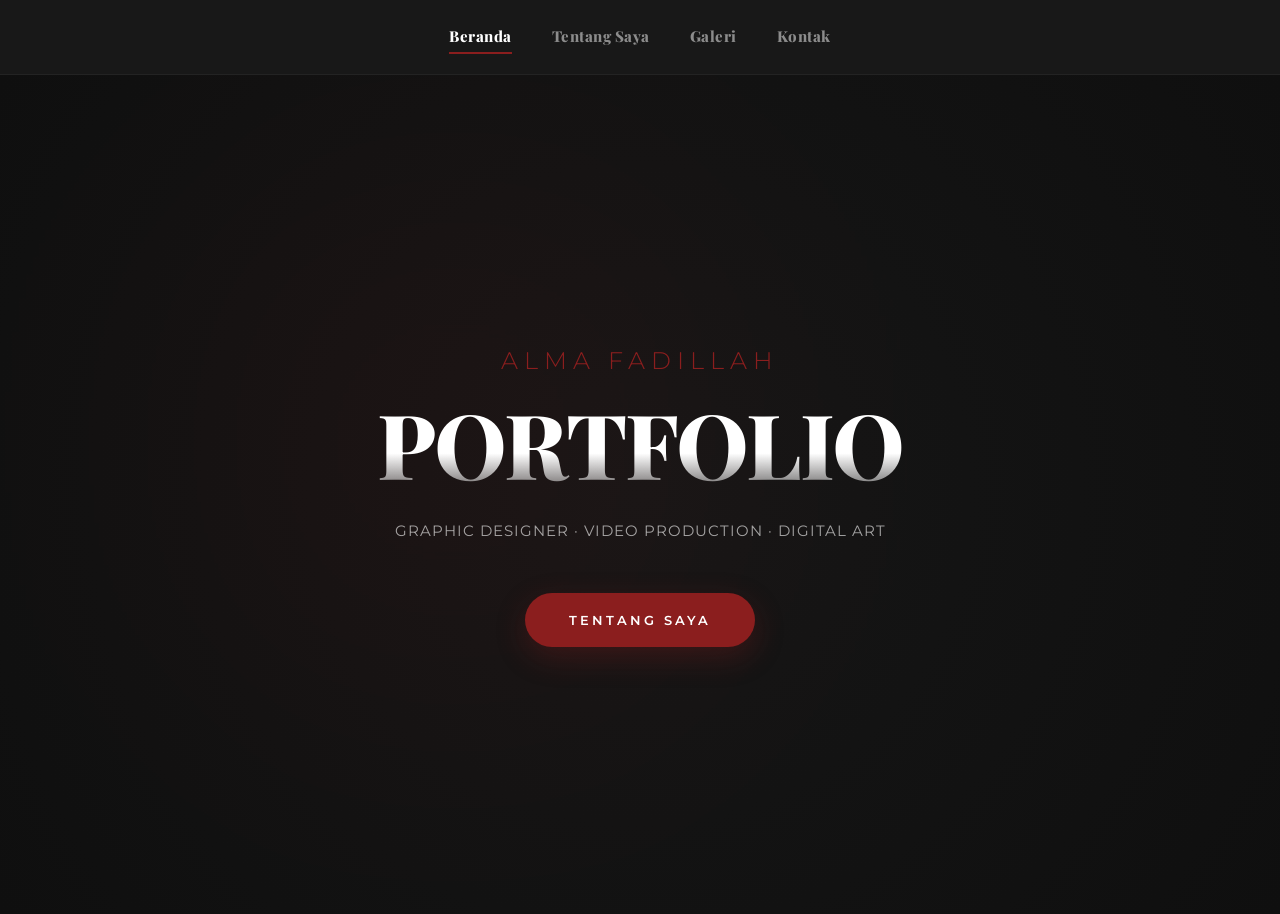
<file: index.html>
<!DOCTYPE html>
<html lang="id">
<head>
  <meta charset="UTF-8" />
  <meta name="viewport" content="width=device-width, initial-scale=1.0"/>
  <title>Alma Fadillah — Portfolio</title>

  <link href="https://fonts.googleapis.com/css2?family=Playfair+Display:wght@600;800&family=Inter:wght@300;400;500;600&family=Montserrat:wght@300;400;500;600;700&display=swap" rel="stylesheet">
  
  <link rel="stylesheet" href="css/style.css">
</head>
<body>

<nav class="navbar">
  <div class="nav-inner">
    <div class="nav-links">
      <a class="active" href="index.html">Beranda</a>
      <a href="tentangsaya.html">Tentang Saya</a>
      <a href="galeri.html">Galeri</a>
      <a href="kontak.html">Kontak</a>
    </div>
  </div>
</nav>

<section class="hero">
  <div class="hero-inner">
    <h2>ALMA FADILLAH</h2>
    <h1>PORTFOLIO</h1>
    <p>Graphic Designer · Video Production · Digital Art</p>

    <a href="tentangsaya.html" class="hero-btn">
      Tentang Saya
    </a>
  </div>
</section>

</body>
</html>
</file>
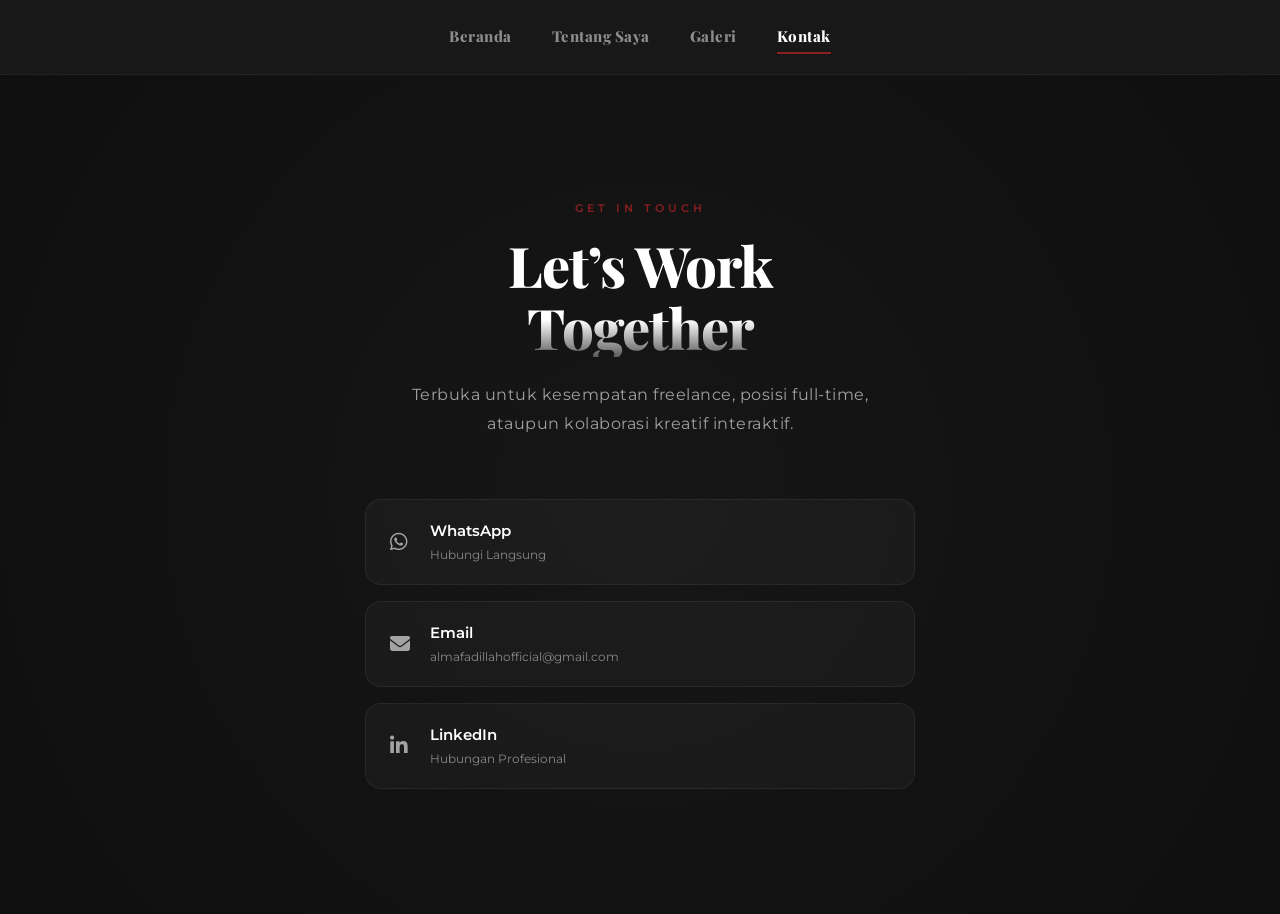
<file: kontak.html>
<!DOCTYPE html>
<html lang="id">
<head>
  <meta charset="UTF-8" />
  <meta name="viewport" content="width=device-width, initial-scale=1.0"/>
  <title>Kontak — Alma Fadillah</title>

  <link href="https://fonts.googleapis.com/css2?family=Playfair+Display:wght@600;800&family=Inter:wght@300;400;500;600&family=Montserrat:wght@300;400;500;600;700&display=swap" rel="stylesheet">
  
  <link rel="stylesheet" href="https://cdnjs.cloudflare.com/ajax/libs/font-awesome/6.5.1/css/all.min.css">
  
  <link rel="stylesheet" href="css/style.css">
</head>
<body>

<nav class="navbar">
  <div class="nav-inner">
    <div class="nav-links">
      <a href="index.html">Beranda</a>
      <a href="tentangsaya.html">Tentang Saya</a>
      <a href="galeri.html">Galeri</a>
      <a class="active" href="kontak.html">Kontak</a>
    </div>
  </div>
</nav>

<section class="contact-hero">
  <div class="contact-hero-inner">
    
    <span class="contact-badge">Get In Touch</span>
    <h1>Let’s Work<br>Together</h1>
    
    <p>
      Terbuka untuk kesempatan freelance, posisi full-time,<br>
      ataupun kolaborasi kreatif interaktif.
    </p>

    <div class="contact-cards-grid">
      
      <a href="https://wa.me/6285219304650" target="_blank" class="luxury-contact-card">
        <div class="contact-card-icon"><i class="fa-brands fa-whatsapp"></i></div>
        <div class="contact-card-text">
          <h4>WhatsApp</h4>
          <span>Hubungi Langsung</span>
        </div>
        <div class="contact-card-arrow">→</div>
      </a>

      <a href="mailto:almafadillahofficial@gmail.com" class="luxury-contact-card">
        <div class="contact-card-icon"><i class="fa-solid fa-envelope"></i></div>
        <div class="contact-card-text">
          <h4>Email</h4>
          <span>almafadillahofficial@gmail.com</span>
        </div>
        <div class="contact-card-arrow">→</div>
      </a>

      <a href="https://www.linkedin.com/in/alma-fadillah-4885b4243" target="_blank" class="luxury-contact-card">
        <div class="contact-card-icon"><i class="fa-brands fa-linkedin-in"></i></div>
        <div class="contact-card-text">
          <h4>LinkedIn</h4>
          <span>Hubungan Profesional</span>
        </div>
        <div class="contact-card-arrow">→</div>
      </a>

    </div>

  </div>
</section>

</body>
</html>
</file>
<file: css/style.css>
/* =====================================================
   GLOBAL RESET & LUXURY ARSITECTURAL TOKENS
===================================================== */
*,
*::before,
*::after {
  margin: 0;
  padding: 0;
  box-sizing: border-box;
}

:root {
  --red: #8b1e1e;
  --red-hover: #b22929;
  --red-light: #fdf5f5;
  --dark: #0f0f0f;
  --dark-gray: #161616;
  
  /* UNIFORM TYPOGRAPHY SCALE */
  --font-main: 15px;       
  --font-mobile: 14px;     
  
  --text-main: #222222;
  --text-muted: #666666;
  --bg-light: #fafafa;
  --transition: all 0.6s cubic-bezier(0.16, 1, 0.3, 1);
}

html {
  scroll-behavior: smooth;
}

body {
  font-family: 'Montserrat', sans-serif !important;
  background: var(--bg-light);
  color: var(--text-main);
  font-size: var(--font-main);
  line-height: 1.7;
  overflow-x: hidden;
}

img {
  max-width: 100%;
  height: auto;
  display: block;
}

/* =====================================================
   MINIMALIST FIXED NAVBAR
===================================================== */
.navbar {
  position: sticky;
  top: 0;
  background: rgba(15, 15, 15, 0.96);
  backdrop-filter: blur(12px);
  -webkit-backdrop-filter: blur(12px);
  z-index: 100;
  border-bottom: 1px solid rgba(255, 255, 255, 0.05);
}

.nav-inner {
  max-width: 1300px;
  margin: auto;
  padding: 20px 24px;
  display: flex;
  justify-content: center;
  align-items: center;
}

.nav-links {
  display: flex;
  gap: 40px;
}

/* NAVBAR MENU TYPOGRAPHY (Playfair Display 800) */
.nav-links a {
  font-family: 'Playfair Display', serif !important;
  font-weight: 800 !important;
  font-size: 15px; 
  letter-spacing: 0.5px; 
  text-transform: none; 
  color: #ffffff;
  text-decoration: none;
  opacity: 0.5;
  transition: var(--transition);
  position: relative;
  padding: 4px 0;
}

.nav-links a::after {
  content: '';
  position: absolute;
  bottom: 0;
  left: 0;
  width: 0;
  height: 2px;
  background: var(--red);
  transition: var(--transition);
}

.nav-links a.active,
.nav-links a:hover {
  opacity: 1;
  color: #ffffff;
}

.nav-links a.active::after,
.nav-links a:hover::after {
  width: 100%;
}

@media (max-width: 768px) {
  .nav-links {
    gap: 18px;
  }
  .nav-links a {
    font-size: 14px !important;
  }
}

/* =====================================================
   EDITORIAL INDEX HERO SECTION
===================================================== */
.hero {
  min-height: calc(100vh - 61px);
  background: radial-gradient(circle at center, var(--dark-gray) 0%, var(--dark) 100%);
  display: flex;
  align-items: center;
  justify-content: center;
  position: relative;
  overflow: hidden;
  padding: 40px 24px;
}

.hero::before {
  content: '';
  position: absolute;
  width: 400px;
  height: 400px;
  background: var(--red);
  filter: blur(150px);
  opacity: 0.12;
  top: 20%;
  left: 20%;
  pointer-events: none;
}

.hero-inner {
  text-align: center;
  color: #fff;
  z-index: 2;
  max-width: 900px;
}

.hero h1 {
  font-family: 'Playfair Display', serif !important;
  font-weight: 800 !important;
  font-size: clamp(45px, 8vw, 90px);
  letter-spacing: -2px;
  line-height: 1.1;
  margin-bottom: 25px;
  background: linear-gradient(to bottom, #ffffff 60%, rgba(255,255,255,0.3));
  -webkit-background-clip: text;
  -webkit-text-fill-color: transparent;
}

.hero h2 {
  font-family: 'Montserrat', sans-serif !important;
  font-size: clamp(16px, 2.5vw, 24px);
  font-weight: 300;
  letter-spacing: 6px;
  text-transform: uppercase;
  color: var(--red);
  margin-bottom: 12px;
}

.hero p {
  font-family: 'Montserrat', sans-serif !important;
  font-size: var(--font-main);
  font-weight: 400;
  opacity: 0.6;
  letter-spacing: 1px;
  text-transform: uppercase;
  max-width: 600px;
  margin: 0 auto;
}

.hero-btn {
  display: inline-block;
  margin-top: 50px;
  padding: 16px 44px;
  background: var(--red);
  color: #fff;
  text-decoration: none;
  font-size: 13px;
  font-weight: 600;
  letter-spacing: 3px;
  text-transform: uppercase;
  border-radius: 50px;
  box-shadow: 0 10px 30px rgba(139, 30, 30, 0.3);
  transition: var(--transition);
}

.hero-btn:hover {
  background: var(--red-hover);
  transform: translateY(-3px);
  box-shadow: 0 15px 40px rgba(139, 30, 30, 0.45);
}

/* =====================================================
   EDITORIAL ABOUT HEADER & CANVAS SPLIT LAYOUT
===================================================== */
.editorial-about-header {
  background: radial-gradient(circle at center, var(--dark-gray) 0%, var(--dark) 100%);
  padding: 100px 24px 140px;
  text-align: center;
  color: #ffffff;
}

.about-head-inner {
  max-width: 800px;
  margin: auto;
}

.editorial-badge {
  font-family: 'Montserrat', sans-serif !important;
  font-size: 11px;
  font-weight: 600;
  color: var(--red);
  letter-spacing: 3px;
  text-transform: uppercase;
  display: block;
  margin-bottom: 12px;
}

.editorial-about-header h1 {
  font-family: 'Playfair Display', serif !important;
  font-weight: 800 !important;
  font-size: clamp(38px, 7vw, 56px);
  letter-spacing: -1px;
  background: linear-gradient(to bottom, #ffffff 70%, rgba(255,255,255,0.4));
  -webkit-background-clip: text;
  -webkit-text-fill-color: transparent;
}

.editorial-about-header .line {
  width: 60px;
  height: 3px;
  background: var(--red);
  margin: 20px auto 0;
  border-radius: 2px;
}

/* FRAME UTAMA CANVAS */
.profile-canvas-container {
  max-width: 1200px;
  margin: -80px auto 60px;
  padding: 0 4%;
  position: relative;
  z-index: 10;
}

.profile-card-canvas {
  background: #ffffff;
  padding: 60px 50px;
  border-radius: 32px;
  box-shadow: 0 30px 70px rgba(0, 0, 0, 0.05);
  border: 1px solid rgba(0, 0, 0, 0.02);
}

.about-text-showcase {
  max-width: 850px;
  margin: 0 auto 60px;
}

.about-text-showcase p {
  font-family: 'Montserrat', sans-serif !important;
  font-size: clamp(15px, 2vw, 17px);
  line-height: 1.8;
  font-weight: 400;
  color: #333333;
  text-align: center;
}

/* INTERACTIVE HIGHLIGHT TEXT */
.highlight-text {
  color: var(--dark);
  font-weight: 600;
  position: relative;
  display: inline-block;
  padding: 0 2px;
}

.highlight-text::after {
  content: '';
  position: absolute;
  bottom: 2px;
  left: 0;
  width: 100%;
  height: 4px;
  background: rgba(139, 30, 30, 0.15);
  z-index: -1;
  transition: var(--transition);
}

.profile-card-canvas:hover .highlight-text::after {
  background: rgba(139, 30, 30, 0.25);
}

/* MINI MASONRY GRID INSIDE CANVAS */
.about-images-masonry {
  column-count: 3;
  column-gap: 24px;
}

.masonry-brick {
  break-inside: avoid;
  margin-bottom: 24px;
  border-radius: 16px;
  overflow: hidden;
  box-shadow: 0 10px 25px rgba(0,0,0,0.03);
  background: #fafafa;
  border: 1px solid rgba(0,0,0,0.02);
  transition: var(--transition);
}

.masonry-brick img {
  width: 100%;
  height: auto;
  transition: var(--transition);
}

.masonry-brick:hover {
  transform: translateY(-6px);
  box-shadow: 0 20px 40px rgba(139, 30, 30, 0.12);
}

/* =====================================================
   GALERI PAGE STYLES & FILTER COMPONENT
===================================================== */
.works-header {
  text-align: center;
  padding: 100px 24px 20px;
  background: var(--bg-light);
}

.works-header h1 {
  font-family: 'Playfair Display', serif !important;
  font-weight: 800 !important;
  font-size: clamp(36px, 6vw, 56px);
  letter-spacing: -1px;
  color: var(--dark);
  margin-bottom: 12px;
}

.works-header p {
  font-family: 'Montserrat', sans-serif !important;
  color: var(--text-muted);
  font-size: var(--font-main);
  letter-spacing: 2px;
  text-transform: uppercase;
  font-weight: 400;
}

.works-filter {
  display: flex;
  justify-content: center;
  align-items: center;
  flex-wrap: wrap;
  gap: 12px;
  margin: 30px 0 50px;
  padding: 0 24px;
}

.filter-item {
  font-family: 'Montserrat', sans-serif !important;
  font-weight: 500;
  text-transform: uppercase;
  letter-spacing: 1.5px;
  padding: 10px 24px;
  border-radius: 50px;
  border: 1px solid rgba(0, 0, 0, 0.08);
  background: #ffffff;
  color: var(--text-main);
  cursor: pointer;
  font-size: 12px;
  transition: var(--transition);
  box-shadow: 0 4px 10px rgba(0,0,0,0.02);
}

.filter-item:hover,
.filter-item.active {
  background: var(--red);
  color: #ffffff;
  border-color: var(--red);
  box-shadow: 0 8px 20px rgba(139, 30, 30, 0.25);
  transform: translateY(-2px);
}

/* MAIN PORTFOLIO MASONRY GRID */
.works {
  max-width: 1400px;
  margin: 0 auto;
  column-count: 3;
  column-gap: 24px;
  padding: 0 4% 100px;
}

.work-card {
  position: relative;
  margin-bottom: 24px;
  break-inside: avoid;
  border-radius: 20px;
  overflow: hidden;
  background: var(--dark);
  cursor: pointer;
  display: block;
  text-decoration: none;
  box-shadow: 0 10px 30px rgba(0,0,0,0.04);
  border: 1px solid rgba(255, 255, 255, 0.7);
  transition: var(--transition);
}

.work-card img {
  width: 100%;
  height: auto;
  display: block;
  transition: transform 0.8s cubic-bezier(0.16, 1, 0.3, 1), opacity 0.5s ease;
}

.work-card:hover {
  transform: translateY(-6px);
  box-shadow: 0 20px 40px rgba(139, 30, 30, 0.15);
  border-color: rgba(139, 30, 30, 0.3);
}

.work-card:hover img {
  transform: scale(1.04);
  opacity: 0.25;
}

.work-info {
  position: absolute;
  inset: 0;
  display: flex;
  flex-direction: column;
  justify-content: flex-end;
  padding: 24px;
  background: linear-gradient(to top, rgba(15,15,15,0.95) 0%, rgba(15,15,15,0.4) 60%, rgba(15,15,15,0) 100%);
  opacity: 0;
  transition: opacity 0.4s ease;
  z-index: 2;
}

.work-card:hover .work-info {
  opacity: 1;
}

.work-info h4 {
  font-family: 'Playfair Display', serif !important;
  font-size: 20px;
  font-weight: 600;
  color: #ffffff;
  margin-bottom: 4px;
  transform: translateY(15px);
  transition: transform 0.5s cubic-bezier(0.16, 1, 0.3, 1);
}

.work-info span {
  font-family: 'Montserrat', sans-serif !important;
  font-size: 12px;
  font-weight: 500;
  color: #c0c0c0;
  text-transform: uppercase;
  letter-spacing: 1.5px;
  transform: translateY(15px);
  transition: transform 0.5s cubic-bezier(0.16, 1, 0.3, 1) 0.05s;
}

.work-card:hover .work-info h4,
.work-card:hover .work-info span {
  transform: translateY(0);
}

/* VIDEO REELS COMPONENT UTILITY */
.video-card::after {
  content: '▶';
  position: absolute;
  top: 24px;
  right: 24px;
  width: 40px;
  height: 40px;
  background: rgba(255, 255, 255, 0.15);
  backdrop-filter: blur(8px);
  -webkit-backdrop-filter: blur(8px);
  border: 1px solid rgba(255,255,255,0.2);
  border-radius: 50%;
  display: flex;
  align-items: center;
  justify-content: center;
  font-size: 12px;
  color: #fff;
  z-index: 3;
  transition: var(--transition);
}

.video-card:hover::after {
  background: var(--red);
  border-color: var(--red);
  transform: scale(1.1);
}

/* =====================================================
   CAPABILITIES DUO SHOWCASE FRAME
===================================================== */
.capabilities-showcase {
  background: #ffffff;
  border-top: 1px solid rgba(0,0,0,0.03);
  border-bottom: 1px solid rgba(0,0,0,0.03);
  padding: 100px 0;
  margin: 40px 0 80px;
}

.capabilities-inner {
  max-width: 1200px;
  margin: auto;
  padding: 0 4%;
  display: grid;
  grid-template-columns: 1.1fr 0.9fr;
  gap: 80px;
  align-items: start;
}

.section-title-block {
  margin-bottom: 48px;
}

.section-badge {
  font-family: 'Montserrat', sans-serif !important;
  font-size: 11px;
  font-weight: 700;
  color: var(--red);
  letter-spacing: 2px;
  text-transform: uppercase;
  display: inline-block;
  margin-bottom: 8px;
}

.section-title-block h2 {
  font-family: 'Playfair Display', serif !important;
  font-size: clamp(28px, 4vw, 36px);
  font-weight: 800;
  color: var(--dark);
}

/* LEFT SIDE: EXPERTISE LIST */
.sleek-skills-list {
  list-style: none;
  display: flex;
  flex-direction: column;
}

.sleek-skills-list li {
  display: flex;
  align-items: flex-start;
  gap: 24px;
  padding: 24px 0;
  border-bottom: 1px solid rgba(0, 0, 0, 0.05);
  transition: var(--transition);
}

.sleek-skills-list li:last-child {
  border-bottom: none;
}

.skill-icon-box {
  font-size: 20px;
  color: var(--text-muted);
  width: 44px;
  height: 44px;
  display: flex;
  align-items: center;
  justify-content: center;
  transition: var(--transition);
}

.skill-text-box h4 {
  font-family: 'Montserrat', sans-serif !important;
  font-size: var(--font-main);
  font-weight: 600;
  color: var(--dark);
  margin-bottom: 4px;
  transition: var(--transition);
}

.skill-text-box p {
  font-family: 'Montserrat', sans-serif !important;
  font-size: var(--font-main);
  color: var(--text-muted);
  line-height: 1.6;
}

.sleek-skills-list li:hover {
  padding-left: 8px;
}

.sleek-skills-list li:hover .skill-icon-box {
  color: var(--red);
  transform: scale(1.15);
}

.sleek-skills-list li:hover .skill-text-box h4 {
  color: var(--red);
}

/* RIGHT SIDE: HARDWARE STACK GRID */
.minimal-tools-flex {
  display: grid;
  grid-template-columns: repeat(2, 1fr);
  gap: 12px;
}

.flat-tool-card {
  background: var(--bg-light);
  padding: 20px;
  border-radius: 16px;
  display: flex;
  align-items: center;
  gap: 16px;
  border: 1px solid rgba(0,0,0,0.02);
  transition: var(--transition);
}

.tool-img-wrapper {
  width: 36px;
  height: 36px;
  display: flex;
  align-items: center;
  justify-content: center;
}

.flat-tool-card img {
  max-width: 100%;
  max-height: 100%;
  object-fit: contain;
}

.flat-tool-card span {
  font-family: 'Montserrat', sans-serif !important;
  font-size: var(--font-main);
  font-weight: 500;
  color: var(--text-main);
  transition: var(--transition);
}

.flat-tool-card:hover {
  background: var(--red-light);
  border-color: rgba(139, 30, 30, 0.15);
  transform: translateY(-3px);
}

.flat-tool-card:hover span {
  color: var(--red);
}

/* =====================================================
   EXPERIENCE SECTION (LINEAR MINIMALIST EDITORIAL)
===================================================== */
.full-experience-section {
  max-width: 1000px;
  margin: 120px auto 160px;
  padding: 0 24px;
}

.experience-head-center {
  text-align: center;
  margin-bottom: 80px;
}

.experience-head-center h1 {
  font-family: 'Playfair Display', serif !important;
  font-weight: 800 !important;
  color: var(--dark);
  font-size: clamp(30px, 5vw, 40px);
  letter-spacing: -1px;
  margin-bottom: 8px;
}

.experience-head-center p {
  font-family: 'Montserrat', sans-serif !important;
  font-size: var(--font-main);
  color: var(--text-muted);
}

.modern-linear-timeline {
  display: flex;
  flex-direction: column;
  gap: 56px;
}

.linear-timeline-item {
  display: grid;
  grid-template-columns: 0.35fr 0.65fr;
  gap: 40px;
  position: relative;
}

.linear-timeline-item::after {
  content: '';
  position: absolute;
  bottom: -28px;
  left: 0;
  width: 100%;
  height: 1px;
  background: rgba(0, 0, 0, 0.05);
}

.linear-timeline-item:last-child::after {
  display: none;
}

.timeline-meta {
  display: flex;
  flex-direction: column;
  gap: 4px;
}

.timeline-date {
  font-family: 'Montserrat', sans-serif !important;
  font-size: 12px;
  font-weight: 600;
  color: var(--red);
  letter-spacing: 1px;
}

.timeline-company {
  font-family: 'Montserrat', sans-serif !important;
  font-size: 18px;
  font-weight: 700;
  color: var(--dark);
}

.timeline-role {
  font-family: 'Playfair Display', serif !important;
  font-size: 22px;
  font-weight: 700;
  color: var(--dark);
  margin-bottom: 12px;
}

.timeline-summary {
  font-family: 'Montserrat', sans-serif !important;
  font-size: var(--font-main);
  color: #555;
  line-height: 1.6;
  margin-bottom: 16px;
}

.timeline-bullets {
  list-style: none;
}

.timeline-bullets li {
  position: relative;
  padding-left: 20px;
  font-family: 'Montserrat', sans-serif !important;
  font-size: var(--font-main);
  color: var(--text-muted);
  margin-bottom: 8px;
  line-height: 1.6;
}

.timeline-bullets li::before {
  content: '—';
  position: absolute;
  left: 0;
  color: var(--red);
  font-weight: bold;
}

/* =====================================================
   GLOBAL RESPONSIVE MEDIA QUERIES (HP & TABLET)
===================================================== */
@media (max-width: 1024px) {
  .works {
    column-count: 2;
    column-gap: 20px;
  }
}

@media (max-width: 992px) {
  .profile-canvas-container { margin-top: -50px; }
  .profile-card-canvas { padding: 40px 24px; }
  .about-images-masonry { column-count: 2; }
  .capabilities-inner {
    grid-template-columns: 1fr;
    gap: 60px;
  }
  .linear-timeline-item {
    grid-template-columns: 1fr;
    gap: 16px;
  }
  .capabilities-showcase {
    padding: 60px 0;
  }
}

@media (max-width: 768px) {
  body, 
  .skill-text-box p, 
  .skill-text-box h4, 
  .flat-tool-card span, 
  .timeline-summary, 
  .timeline-bullets li {
    font-size: var(--font-mobile) !important;
  }
  
  .about-text-showcase p {
    font-size: 14px;
    line-height: 1.8;
  }

  .nav-inner { padding: 16px; }
  .nav-links { gap: 24px; }
  .nav-links a { font-size: 11px; letter-spacing: 1px; }
}

@media (max-width: 650px) {
  .works {
    column-count: 1;
    padding: 0 20px 60px;
  }
  .works-header {
    padding-top: 60px;
  }
}

@media (max-width: 550px) {
  .about-images-masonry {
    column-count: 1;
  }
  .about-text-showcase { margin-bottom: 40px; }
}

@media (max-width: 480px) {
  .minimal-tools-flex {
    grid-template-columns: 1fr;
  }
}

/* =====================================================
   CINEMATIC MINIMALIST CONTACT DESIGN
===================================================== */
.contact-hero {
  min-height: calc(100vh - 61px);
  background: radial-gradient(circle at center, var(--dark-gray) 0%, var(--dark) 100%);
  display: flex;
  align-items: center;
  justify-content: center;
  padding: 80px 24px;
  position: relative;
}

.contact-hero-inner {
  text-align: center;
  max-width: 800px;
  width: 100%;
}

.contact-badge {
  font-family: 'Montserrat', sans-serif !important;
  font-size: 11px;
  font-weight: 600;
  color: var(--red);
  letter-spacing: 4px;
  text-transform: uppercase;
  display: block;
  margin-bottom: 16px;
}

.contact-hero h1 {
  font-family: 'Playfair Display', serif !important;
  font-weight: 800 !important;
  line-height: 1.1;
  color: #ffffff;
  margin-bottom: 24px;
  background: linear-gradient(to bottom, #ffffff 70%, rgba(255,255,255,0.3));
  -webkit-background-clip: text;
  -webkit-text-fill-color: transparent;

  /* DISAMAKAN PERSIS DENGAN .works-header.dark-variant h1 */
  font-size: clamp(38px, 6vw, 56px) !important;
  letter-spacing: -1px;
}

.contact-hero p {
  font-family: 'Montserrat', sans-serif !important;
  font-size: clamp(14px, 2vw, 16px);
  color: #a0a0a0;
  line-height: 1.8;
  font-weight: 400;
  margin-bottom: 60px;
  letter-spacing: 0.5px;
}

/* GRID KARTU KONTAK INTERAKTIF */
.contact-cards-grid {
  display: flex;
  flex-direction: column;
  gap: 16px;
  max-width: 550px;
  margin: 0 auto;
}

.luxury-contact-card {
  font-family: 'Montserrat', sans-serif !important;
  display: flex;
  align-items: center;
  background: rgba(255, 255, 255, 0.03);
  border: 1px solid rgba(255, 255, 255, 0.06);
  padding: 18px 24px;
  border-radius: 16px;
  text-decoration: none;
  text-align: left;
  transition: var(--transition);
  position: relative;
}

.contact-card-icon {
  font-size: 20px;
  color: #ffffff;
  opacity: 0.6;
  width: 40px;
  transition: var(--transition);
}

.contact-card-text {
  flex-grow: 1;
}

.contact-card-text h4 {
  font-family: 'Montserrat', sans-serif !important;
  font-size: 15px;
  font-weight: 600;
  color: #ffffff;
  margin-bottom: 2px;
}

.contact-card-text span {
  font-family: 'Montserrat', sans-serif !important;
  font-size: 12px;
  color: #888888;
  display: block;
  font-weight: 400;
  transition: var(--transition);
}

.contact-card-arrow {
  color: #ffffff;
  opacity: 0;
  transform: translateX(-10px);
  font-size: 18px;
  transition: var(--transition);
}

/* INTERACTION EFFEK (HOVER) */
.luxury-contact-card:hover {
  background: rgba(139, 30, 30, 0.1);
  border-color: rgba(139, 30, 30, 0.4);
  transform: translateY(-3px);
  box-shadow: 0 10px 30px rgba(139, 30, 30, 0.15);
}

.luxury-contact-card:hover .contact-card-icon {
  color: var(--red-hover);
  opacity: 1;
  transform: scale(1.1);
}

.luxury-contact-card:hover .contact-card-text span {
  color: #cccccc;
}

.luxury-contact-card:hover .contact-card-arrow {
  opacity: 1;
  transform: translateX(0);
}

@media (max-width: 550px) {
  .contact-hero {
    padding: 60px 20px;
  }
  .luxury-contact-card {
    padding: 16px 20px;
  }
  .contact-card-text h4 {
    font-size: 14px;
  }
}

/* =====================================================
   DARK SYSTEM FOR GALLERY CANVAS
===================================================== */
.dark-page-body {
  background: radial-gradient(circle at center, var(--dark-gray) 0%, var(--dark) 100%) !important;
  color: #ffffff;
}

.works-header.dark-variant {
  background: transparent;
  padding: 100px 24px 20px;
  text-align: center;
}

.works-header.dark-variant h1 {
  font-family: 'Playfair Display', serif !important;
  font-weight: 800 !important;
  font-size: clamp(38px, 6vw, 56px);
  letter-spacing: -1px;
  margin-top: 6px;
  background: linear-gradient(to bottom, #ffffff 70%, rgba(255,255,255,0.3));
  -webkit-background-clip: text;
  -webkit-text-fill-color: transparent;
}

.works-header.dark-variant p {
  font-family: 'Montserrat', sans-serif !important;
  color: #888888;
  font-size: var(--font-main);
  letter-spacing: 2px;
  text-transform: uppercase;
  font-weight: 400;
}

.works-filter.dark-variant {
  margin-bottom: 60px;
}

.works-filter.dark-variant .filter-item {
  background: rgba(255, 255, 255, 0.03);
  color: #cccccc;
  border: 1px solid rgba(255, 255, 255, 0.08);
  box-shadow: none;
}

.works-filter.dark-variant .filter-item:hover,
.works-filter.dark-variant .filter-item.active {
  background: var(--red);
  color: #ffffff;
  border-color: var(--red);
  box-shadow: 0 10px 25px rgba(139, 30, 30, 0.35);
}

.dark-page-body .work-card {
  background: #050505;
  border: 1px solid rgba(255, 255, 255, 0.04);
}

.dark-page-body .work-card:hover {
  border-color: rgba(139, 30, 30, 0.4);
  box-shadow: 0 25px 50px rgba(0, 0, 0, 0.5), 0 10px 30px rgba(139, 30, 30, 0.15);
}

.dark-page-body .video-card::after {
  background: rgba(0, 0, 0, 0.5);
  border-color: rgba(255, 255, 255, 0.1);
}
</file>
